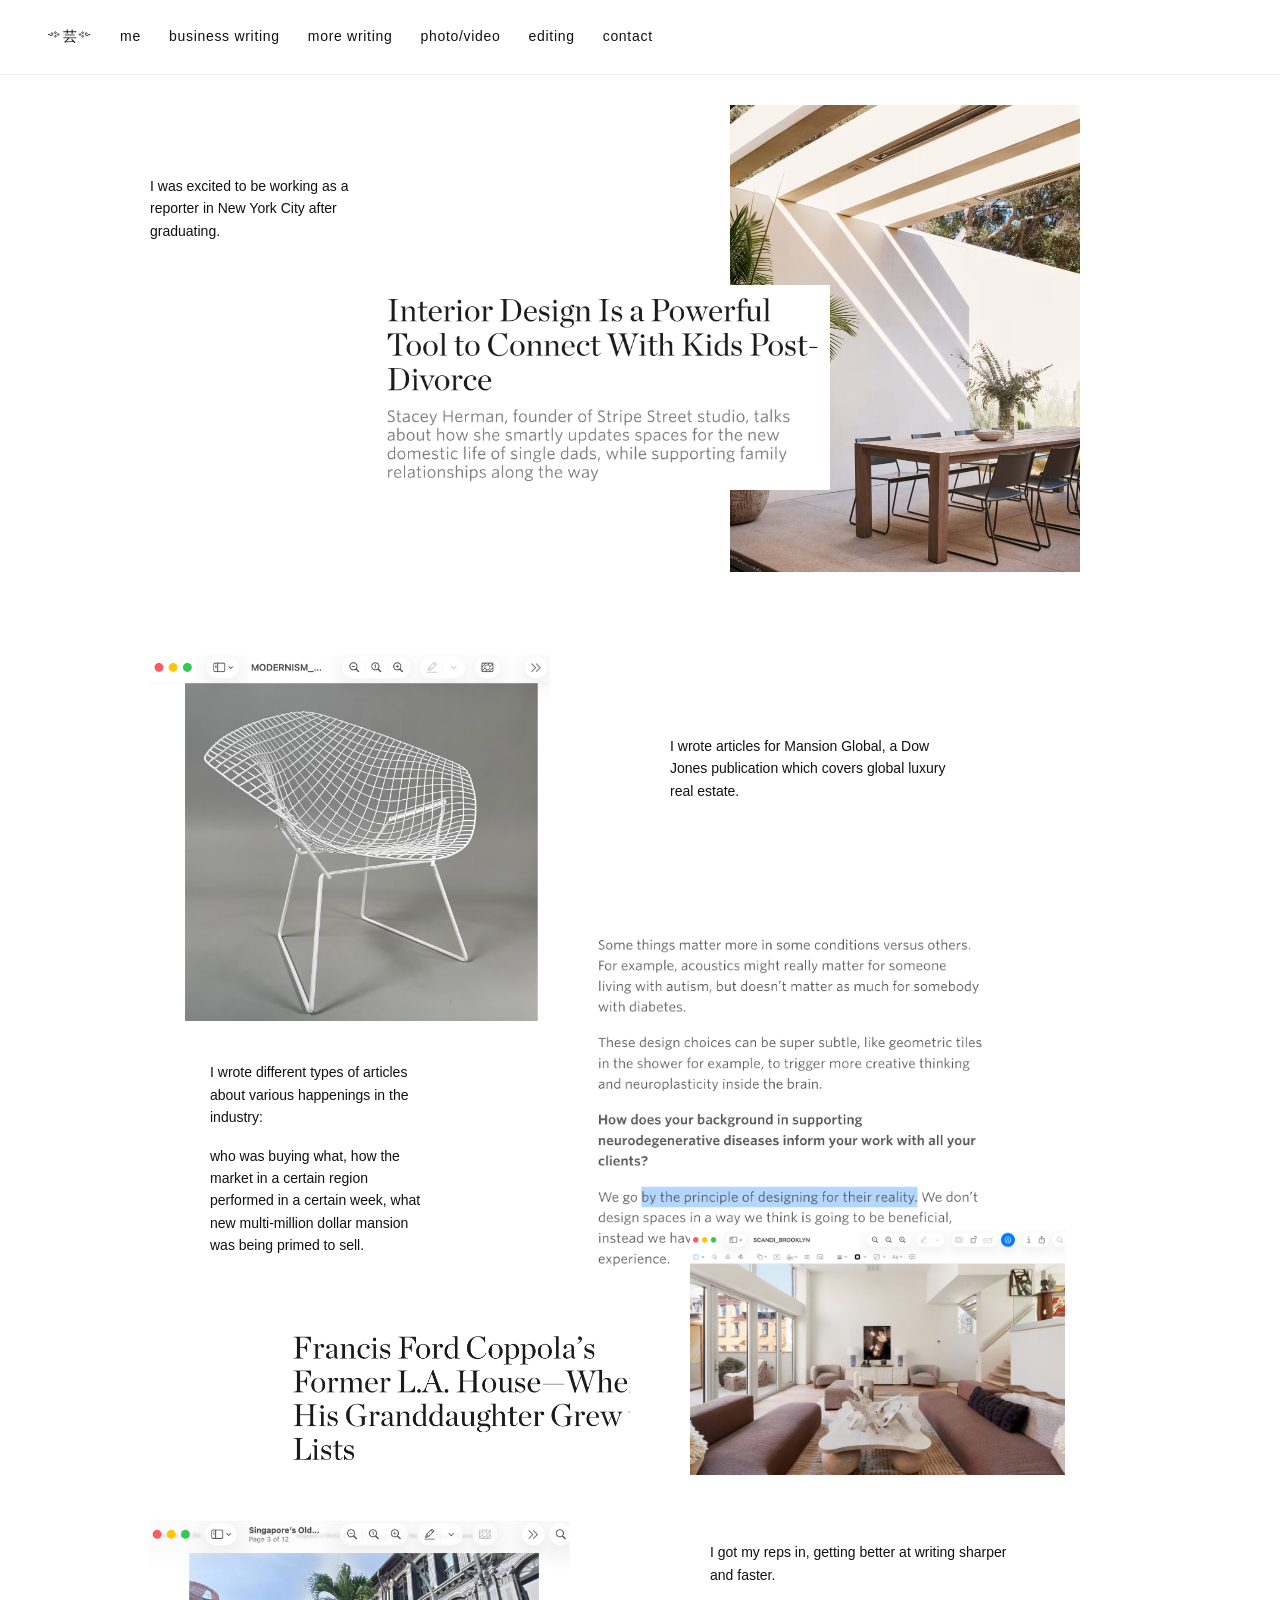
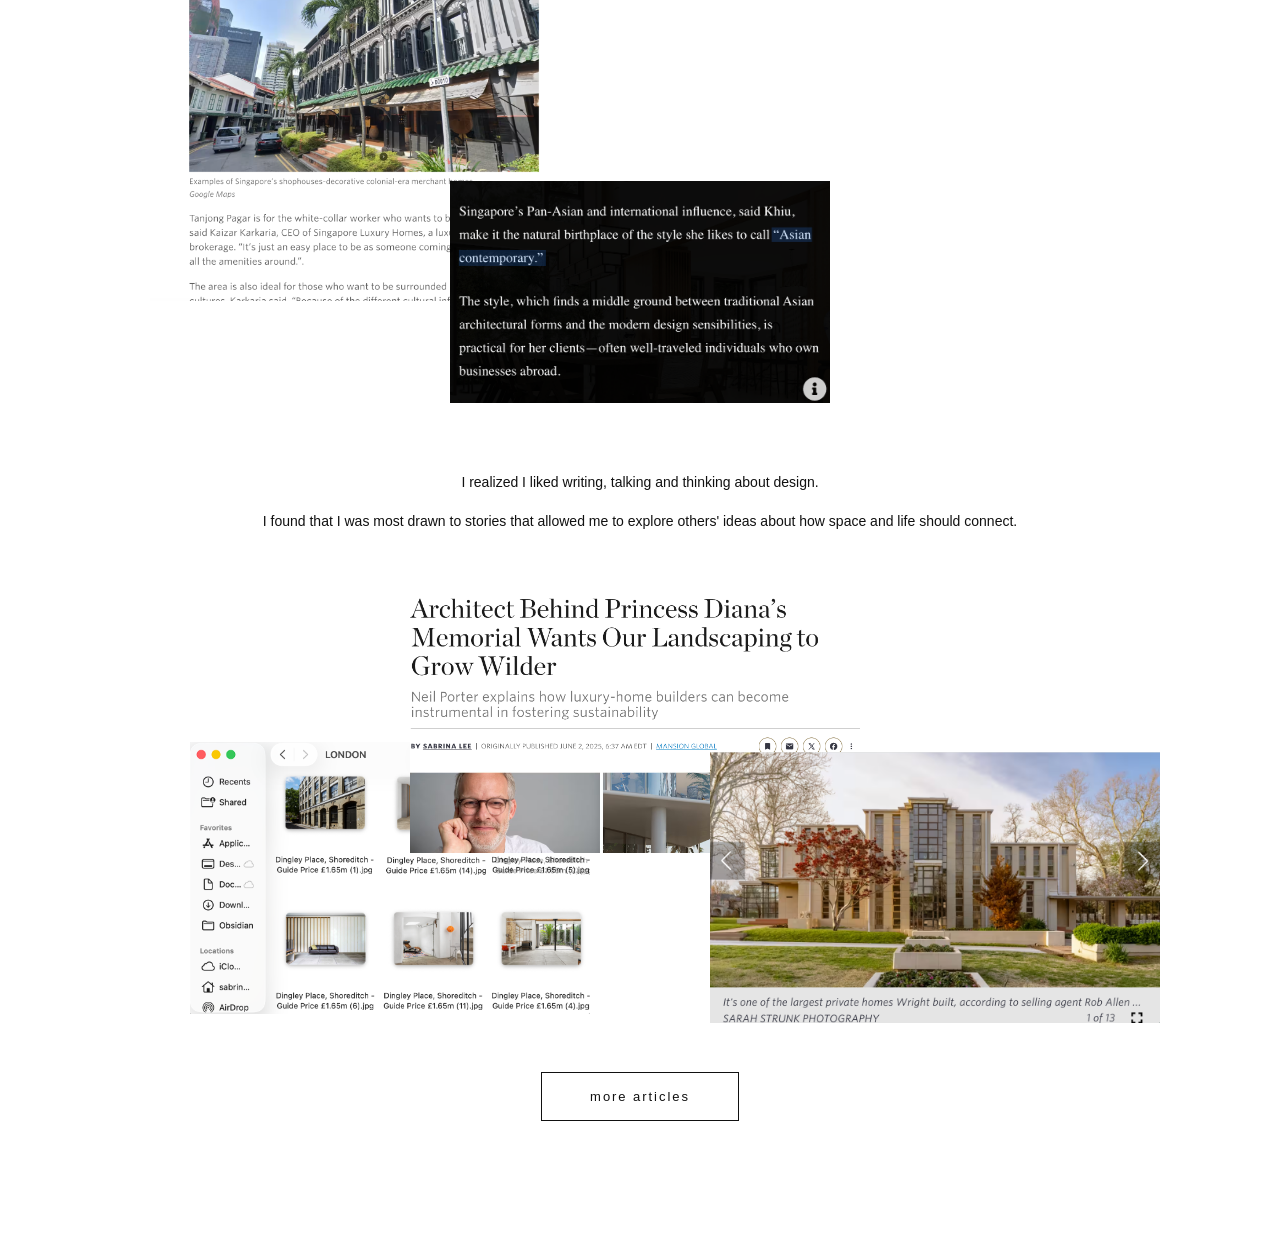
<file: business-writing.html>
<!DOCTYPE html>
<html lang="en">
<head>
  <meta charset="UTF-8">
  <meta name="viewport" content="width=device-width, initial-scale=1.0">
  <link rel="icon" href="favicon.ico">
  <link rel="stylesheet" href="css/style.css">
  <link rel="stylesheet" href="css/business-writing.css">
  <title>Business Writing — Sab's Brain Dump</title>
</head>
<body class="page">

  <div id="nav-placeholder"></div>

  <main class="bw-main">

    <!-- ============================================
         SECTION 1 — Intro: large photo right, second photo overlapping bottom left, text left
         ============================================ -->
    <section class="bw-s1">

      <div class="bw-s1-text">
        <p>I was excited to be working as a reporter in New York City after graduating.</p>
      </div>

      <div class="bw-s1-photos">
        <a href="https://www.mansionglobal.com/articles/biophilic-los-angeles-house-built-like-a-terrarium-lists-for-13-million-77683840" target="_blank">
          <img src="visual-media/business-writing/businesswriting-1.jpg" alt="Business Writing 1" class="bw-photo bw-photo-1" />
        </a>
        <a href="https://www.mansionglobal.com/articles/interior-design-is-a-powerful-tool-to-connect-with-kids-post-divorce-3f995e66" target="_blank">
          <img src="visual-media/business-writing/businesswriting-2.jpg" alt="Business Writing 2" class="bw-photo bw-photo-2" />
        </a>
      </div>

    </section>


    <!-- ============================================
         SECTION 2 — Mansion Global: photo left, text right, photos below
         ============================================ -->
    <section class="bw-s2">

      <div class="bw-s2-top">
        <a href="https://www.mansionglobal.com/articles/four-mid-century-pieces-at-palm-springs-modernism-show-a9e21433" target="_blank">
          <img src="visual-media/business-writing/businesswriting-3.jpg" alt="Business Writing 3" class="bw-photo bw-photo-3" />
        </a>
        <div class="bw-s2-text-top">
          <p>I wrote articles for Mansion Global, a Dow Jones publication which covers global luxury real estate.</p>
        </div>
      </div>

      <div class="bw-s2-bottom">
        <div class="bw-s2-text-bottom">
          <p>I wrote different types of articles about various happenings in the industry: 
          <p>who was buying what, how the market in a certain region performed in a certain week, what new multi-million dollar mansion was being primed to sell.</p>
        </div>
        <div class="bw-s2-photos-bottom">
          <a href="https://www.mansionglobal.com/articles/dont-build-a-gymbuild-an-entire-home-to-meet-your-health-goals-says-wellness-design-guru-5acf3a27" target="_blank">
            <img src="visual-media/business-writing/businesswriting-4.jpg" alt="Business Writing 4" class="bw-photo bw-photo-4" />
          </a>
          <a href="https://www.mansionglobal.com/articles/scandinavian-modern-townhouse-to-list-in-brooklyns-trendy-williamsburg-for-10-million-6159bae8" target="_blank">
            <img src="visual-media/business-writing/businesswriting-5.jpg" alt="Business Writing 5" class="bw-photo bw-photo-5" />
          </a>
          <a href="https://www.mansionglobal.com/articles/francis-ford-coppolas-former-l-a-housewhere-his-granddaughter-grew-uplists-238f2534" target="_blank">
            <img src="visual-media/business-writing/businesswriting-6.jpg" alt="Business Writing 6" class="bw-photo bw-photo-6" />
          </a>
        </div>

        </a>

    </section>


    <!-- ============================================
         SECTION 3 — Design writing: floating photos, centered text, cluster below
         ============================================ --><section class="bw-s3">

  <div class="bw-s3-top">
    <div class="bw-s3-photos-top">
      <a href="https://www.mansionglobal.com/articles/singapores-old-fishing-port-is-now-a-haven-for-business-moguls-df4a73a3" target="_blank">
        <img src="visual-media/business-writing/businesswriting-7.jpg" alt="Business Writing 7" class="bw-photo bw-photo-7" />
      </a>
      <a href="https://www.mansionglobal.com/articles/the-ultra-wealthy-in-singapore-are-taking-home-interiors-back-to-basics-db1978fd" target="_blank">
        <img src="visual-media/business-writing/businesswriting-8.jpg" alt="Business Writing 8" class="bw-photo bw-photo-8" />
      </a>
    </div>
    <div class="bw-s3-text-right">
      <p>I got my reps in, getting better at writing sharper and faster.</p>
    </div>
  </div>

  <div class="bw-s3-middle">
    <p class="bw-s3-center-text">I realized I liked writing, talking and thinking about design.</p>
    <p>I found that I was most drawn to stories that allowed me to explore others' ideas about how space and life should connect.</p>
  </div>

  <div class="bw-s3-cluster">
    <a href="https://www.mansionglobal.com/articles/killing-eve-fleabag-london-film-location-selling-5668bcd1" target="_blank">
      <img src="visual-media/business-writing/businesswriting-9.jpg" alt="Business Writing 9" class="bw-photo bw-photo-9" />
    </a>
    <a href="https://www.mansionglobal.com/articles/architect-behind-princess-dianas-memorial-wants-our-landscaping-to-grow-wilder-8600eb19" target="_blank">
      <img src="visual-media/business-writing/businesswriting-10.jpg" alt="Business Writing 10" class="bw-photo bw-photo-10" />
    </a>
    <a href="https://www.mansionglobal.com/articles/frank-lloyd-wright-house-in-oklahoma-back-up-for-sale-asking-3-5-million-039c99d4" target="_blank">
      <img src="visual-media/business-writing/businesswriting-11.jpg" alt="Business Writing 11" class="bw-photo bw-photo-11" />
    </a>
  </div>

</section>
    <!-- ============================================
         MORE ARTICLES LINK
         ============================================ -->
    <div class="bw-more">
      <a href="https://muckrack.com/sabrina-lee-3/articles" target="_blank" class="bw-more-link">
        more articles
      </a>
    </div>

  </main>

  <script src="js/script.js"></script>
</body>
</html>
</file>
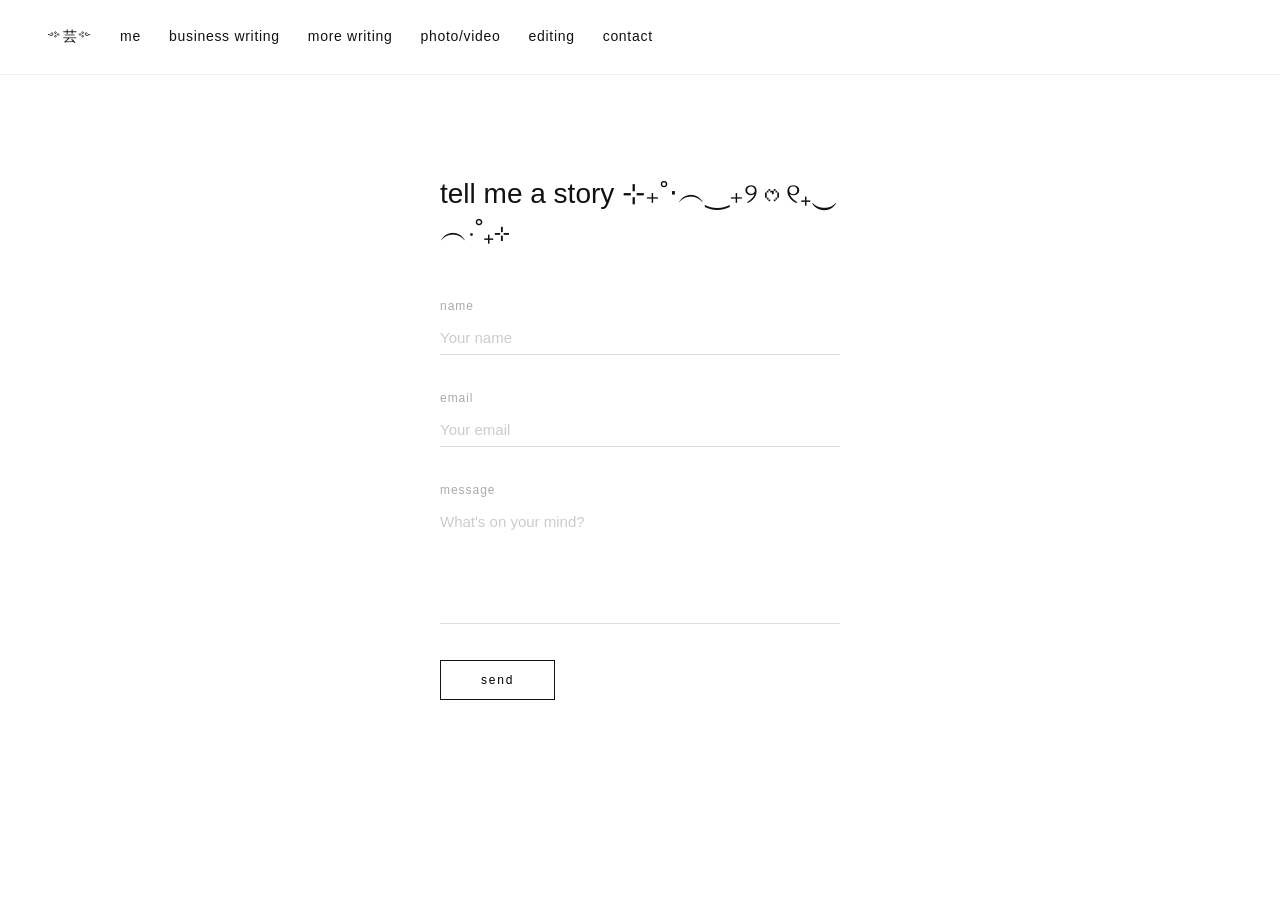
<file: contact.html>
<!DOCTYPE html>
<html lang="en">
<head>
  <meta charset="UTF-8">
  <meta name="viewport" content="width=device-width, initial-scale=1.0">
  <link rel="icon" href="favicon.ico">
  <link rel="stylesheet" href="css/style.css">
  <link rel="stylesheet" href="css/contact.css">
  <title>Contact — Sab's Brain Dump</title>
</head>
<body class="page">

<div id="nav-placeholder"></div>

  <main>
    <section class="contact-section">
      <p class="contact-subtext">tell me a story ⊹₊˚‧︵‿₊୨ᰔ୧₊‿︵‧˚₊⊹
        
      </p>
      <form class="contact-form" action="https://formspree.io/f/your-form-id" method="POST">
        <div class="form-group">
          <label for="name">Name</label>
          <input type="text" id="name" name="name" placeholder="Your name" required />
        </div>
        <div class="form-group">
          <label for="email">Email</label>
          <input type="email" id="email" name="email" placeholder="Your email" required />
        </div>
        <div class="form-group">
          <label for="message">Message</label>
          <textarea id="message" name="message" rows="6" placeholder="What's on your mind?" required></textarea>
        </div>
        <button type="submit" class="submit-button">Send</button>
      </form>
    </section>
  </main>

  
<script src="js/script.js"></script>
</body>
</html>
</file>
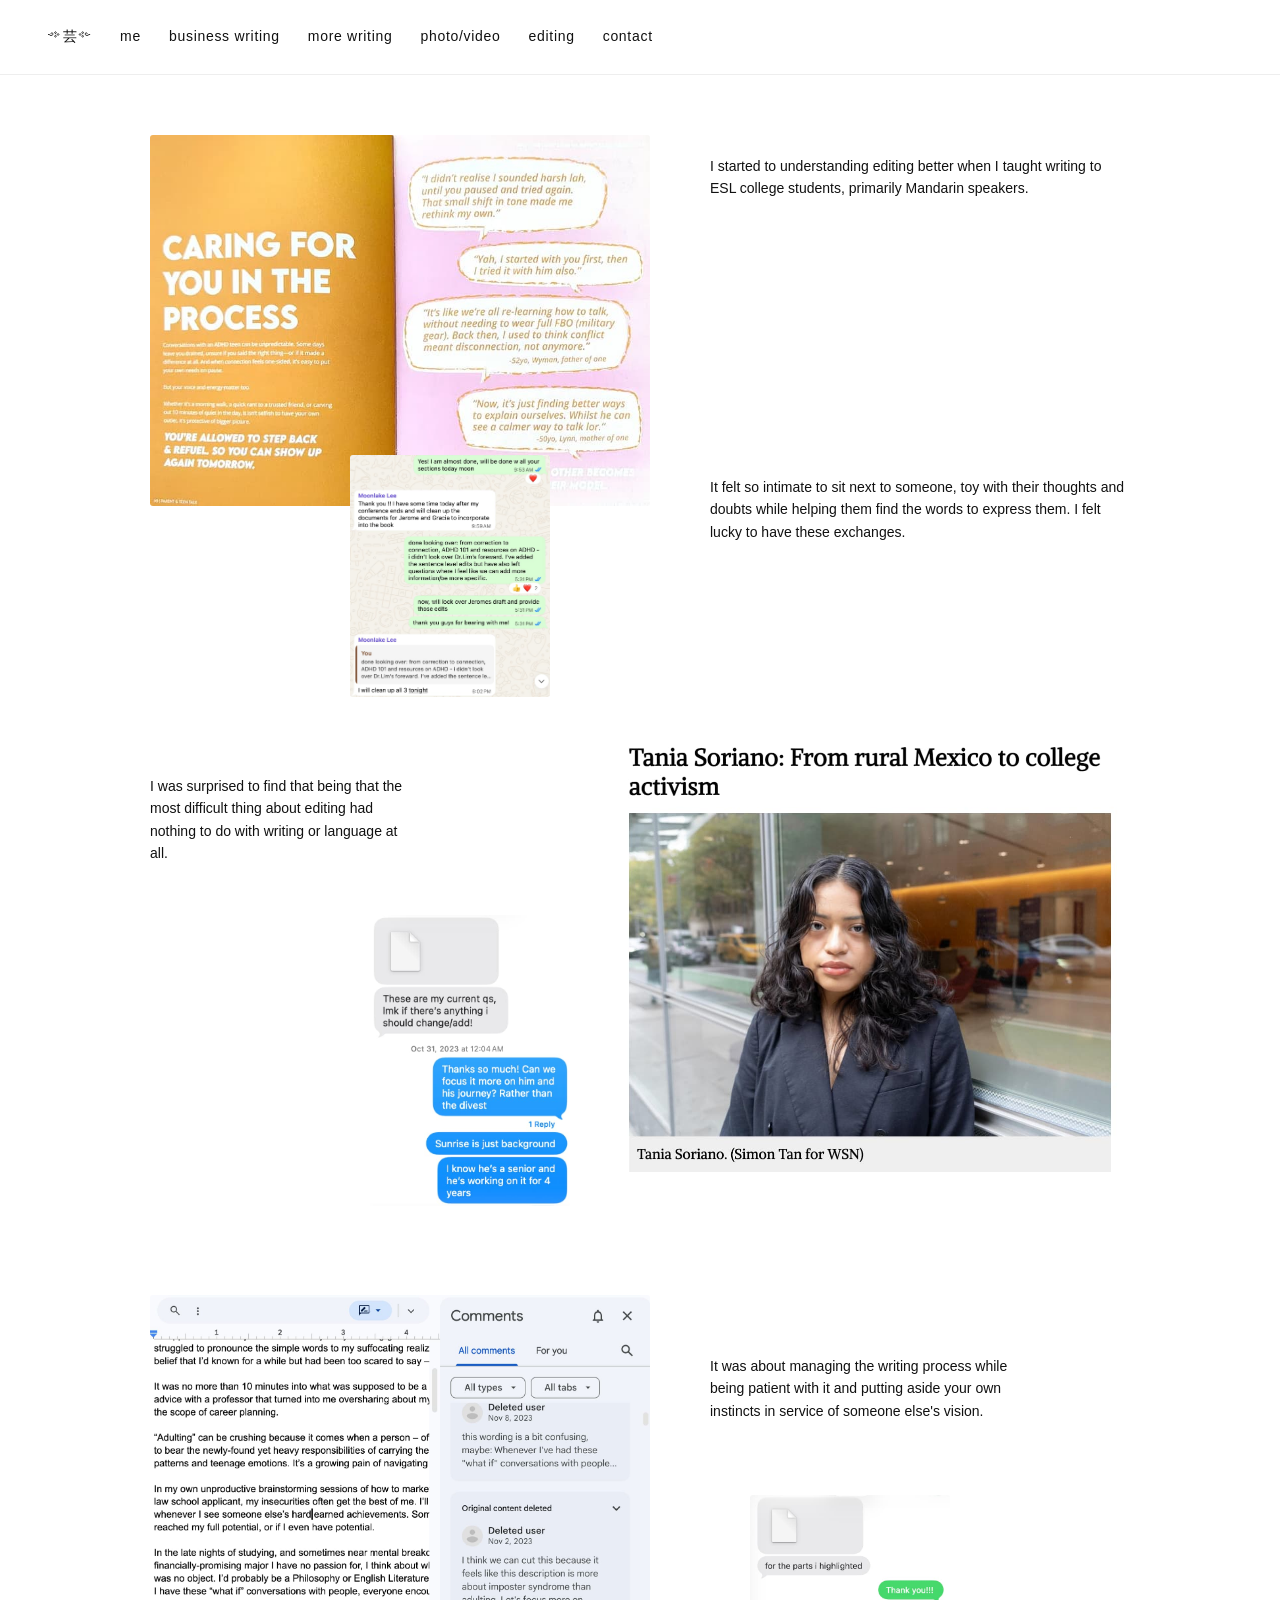
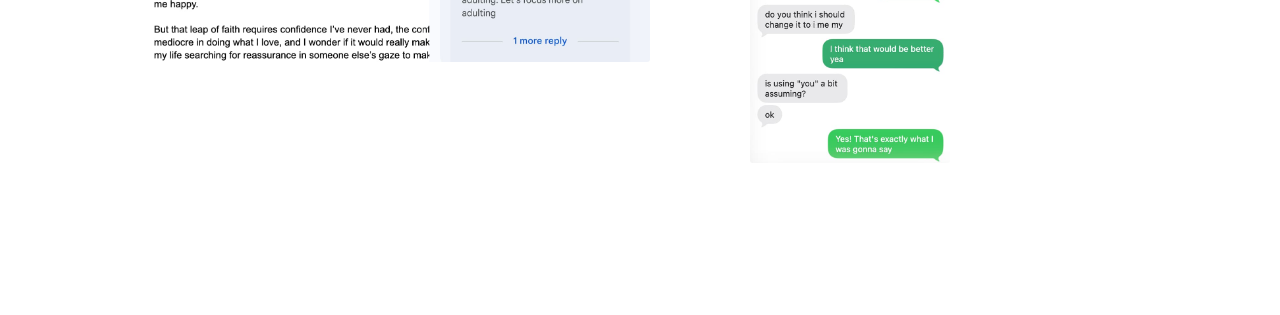
<file: editing.html>
<!DOCTYPE html>
<html lang="en">
<head>
  <meta charset="UTF-8">
  <meta name="viewport" content="width=device-width, initial-scale=1.0">
  <link rel="icon" href="favicon.ico">
  <link rel="stylesheet" href="css/style.css">
  <link rel="stylesheet" href="css/editing.css">
  <title>Editing — Sab's Brain Dump</title>
</head>
<body class="page">

  <div id="nav-placeholder"></div>

  <main class="ed-main">

    <section class="ed-s1">
      <div class="ed-s1-photos">
        <a href="https://medium.com/@sabrinaa.lee/parent-first-adhd-later-9e46722f011e" target="_blank">
          <img src="visual-media/editing/editing-1.jpg" alt="Editing 1" class="ed-photo-1" />
        </a>
        <img src="visual-media/editing/editing-2.jpg" alt="Editing 2" class="ed-photo-2" />
      </div>
      <div class="ed-s1-text">
        <p class="ed-s1-text-top">I started to understanding editing better when I taught writing to ESL college students, primarily Mandarin speakers.</p>
        <p class="ed-s1-text-bottom">It felt so intimate to sit next to someone, toy with their thoughts and doubts while helping them find the words to express them. I felt lucky to have these exchanges.</p>
      </div>
    </section>

    <section class="ed-s2">
      <div class="ed-s2-text">
        <p>I was surprised to find that being that the most difficult thing about editing had nothing to do with writing or language at all.</p>
      </div>
      <div class="ed-s2-photos">
        <a href="https://nyunews.com/culture/iequity/2023/12/14/climate-activism/" target="_blank">
          <img src="visual-media/editing/editing-3.jpg" alt="Editing 3" class="ed-photo-3" />
        </a>
        <img src="visual-media/editing/editing-4.jpg" alt="Editing 4" class="ed-photo-4" />
      </div>
    </section>

    <section class="ed-s3">
      <div class="ed-s3-photos">
        <a href="https://nyunews.com/culture/iequity/2023/12/12/international-students-adulting/" target="_blank">
          <img src="visual-media/editing/editing-5.jpg" alt="Editing 5" class="ed-photo-5" />
        </a>
        <img src="visual-media/editing/editing-6.jpg" alt="Editing 6" class="ed-photo-6" />
      </div>
      <div class="ed-s3-text">
        <p>It was about managing the writing process while being patient with it and putting aside your own instincts in service of someone else's vision.</p>
      </div>
    </section>

  </main>

  <script src="js/script.js"></script>
</body>
</html>
</file>
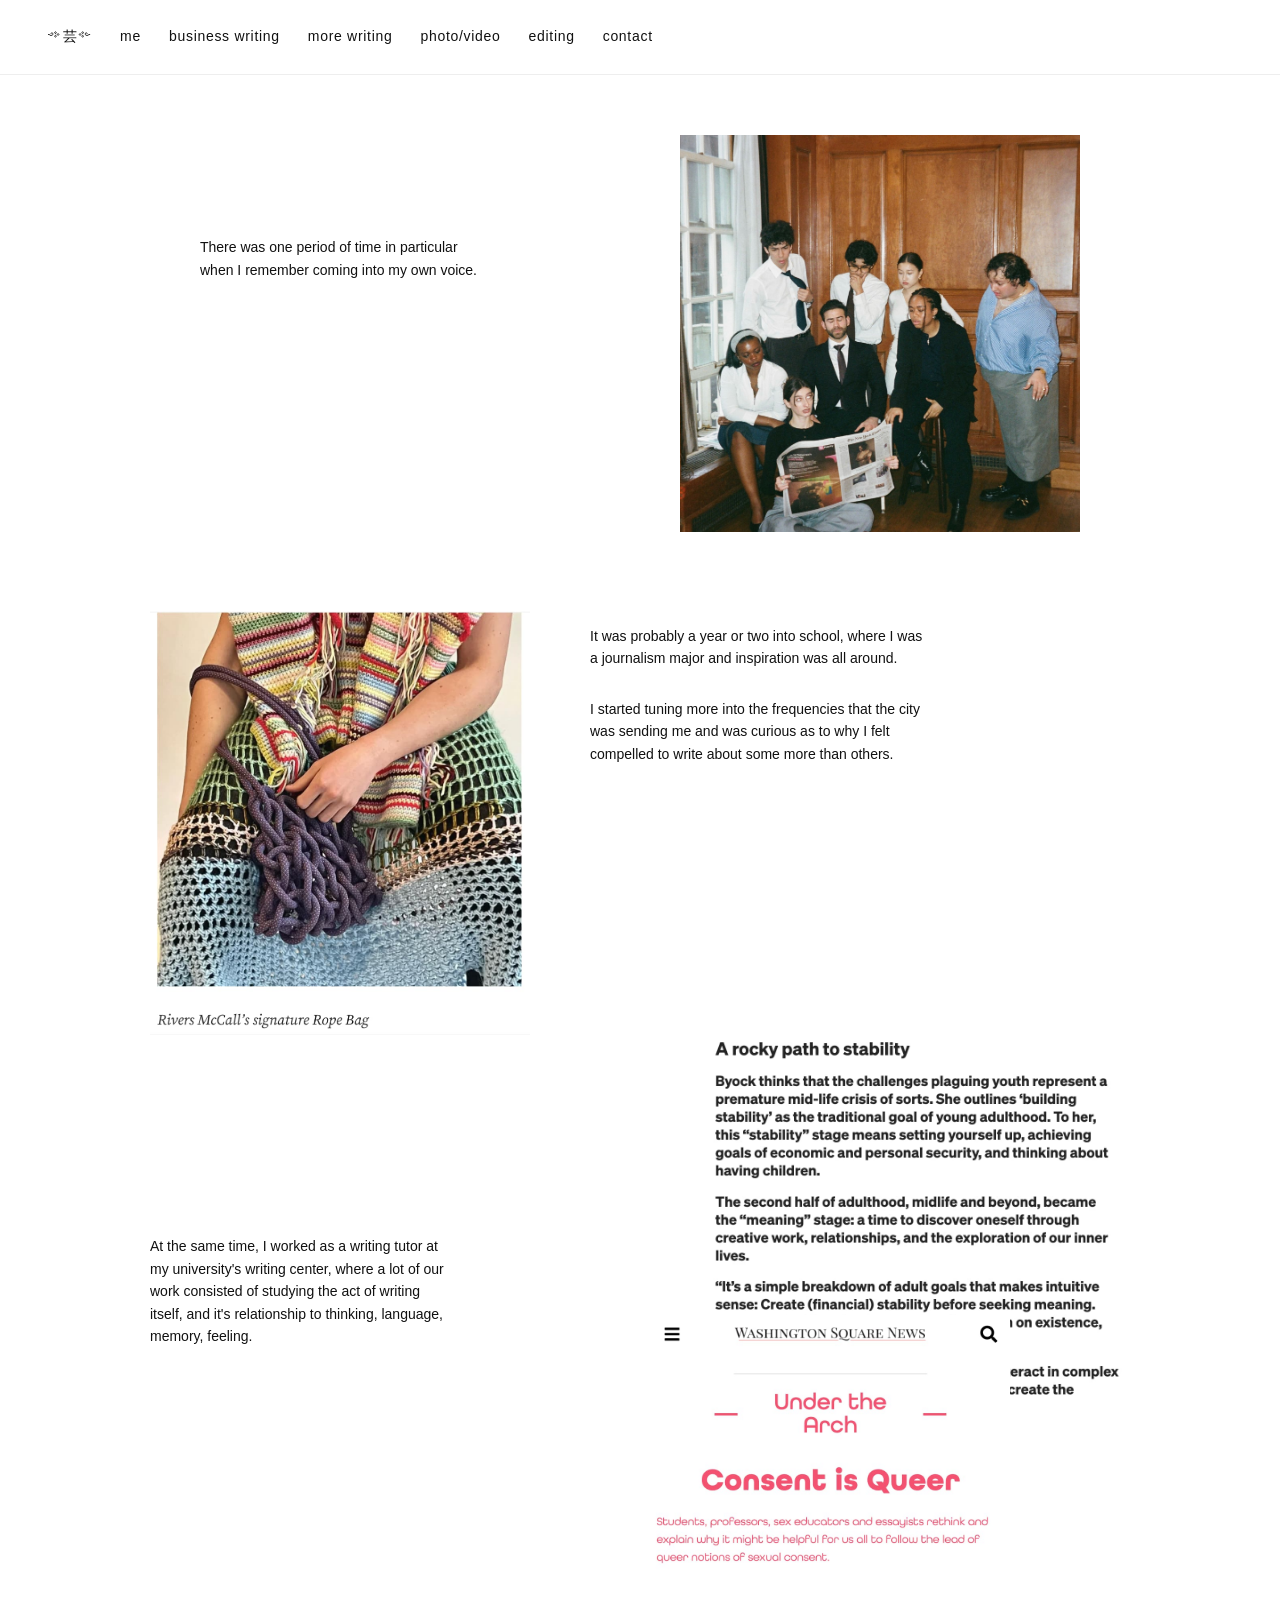
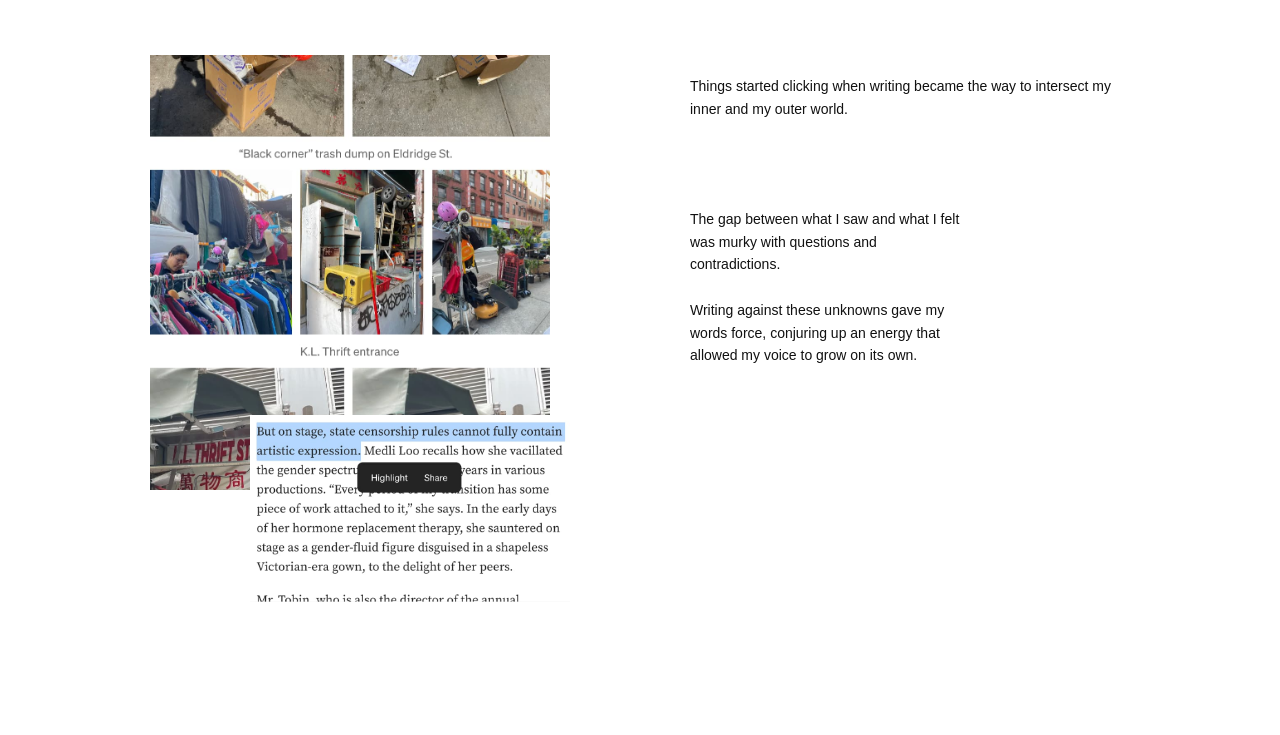
<file: more-writing.html>
<!DOCTYPE html>
<html lang="en">
<head>
  <meta charset="UTF-8">
  <meta name="viewport" content="width=device-width, initial-scale=1.0">
  <link rel="icon" href="favicon.ico">
  <link rel="stylesheet" href="css/style.css">
  <link rel="stylesheet" href="css/more-writing.css">
  <title>More Writing — Sab's Brain Dump</title>
</head>
<body class="page">

  <div id="nav-placeholder"></div>

  <main class="mw-main">

    <!-- ============================================
         SECTION 1 — Intro: large photo right, text bottom left
         ============================================ -->
    <section class="mw-s1">

      <div class="mw-s1-text">
        <p>There was one period of time in particular when I remember coming into my own voice. </p>
      </div>

      <a href="https://www.onlychildmag.com/article/diversity-equity-inclusion" target="_blank">
        <img src="visual-media/more-writing/morewriting-1.jpg" alt="More Writing 1" class="mw-photo mw-photo-1" />
      </a>

    </section>


    <!-- ============================================
         SECTION 2 — Writing center: photo left, three sentences right
         ============================================ -->
    <section class="mw-s2">

      <a href="https://medium.com/@sabrinaa.lee/knitwear-is-more-than-a-trend-its-a-mindset-76c2110fedcc?source=user_profile_page---------17-------------c767b219abe6----------------------" target="_blank">
        <img src="visual-media/more-writing/morewriting-2.jpg" alt="More Writing 2" class="mw-photo mw-photo-2" />
      </a>

      <div class="mw-s2-text">
        <p>It was probably a year or two into school, where I was a journalism major and inspiration was all around. </p>
        <p>I started tuning more into the frequencies that the city was sending me and was curious as to why I felt compelled to write about some more than others. </p>
      </div>

    </section>


    <!-- ============================================
         SECTION 3 — New York writing: overlapping photos, text left
         ============================================ -->
    <section class="mw-s3">

      <div class="mw-s3-left">
        <div class="mw-s3-text">
          <p>At the same time, I worked as a writing tutor at my university's writing center, where a lot of our work consisted of studying the act of writing itself, and it's relationship to thinking, language, memory, feeling.</p>
        </div>
      </div>

      <div class="mw-s3-photos">
        <a href="https://medium.com/@sabrinaa.lee/a-premature-mid-life-crisis-a60de8b41610" target="_blank">
          <img src="visual-media/more-writing/morewriting-3.jpg" alt="More Writing 3" class="mw-photo mw-photo-3" />
        </a>
        <a href="https://nyunews.com/under-the-arch/2023/02/24/consent-is-queer/" target="_blank">
          <img src="visual-media/more-writing/morewriting-4.jpg" alt="More Writing 4" class="mw-photo mw-photo-4" />
        </a>
      </div>

    </section>


    <!-- ============================================
         SECTION 4 — Body & truth: photo left, text right, photo underlapping
         ============================================ -->
    <section class="mw-s4">

      <div class="mw-s4-photos">
        <a href="https://medium.com/@sabrinaa.lee/an-offbeat-chinatown-thrift-store-and-its-ecosystem-form-a-micro-circular-economy-189ea8a079bd" target="_blank">
          <img src="visual-media/more-writing/morewriting-5.jpg" alt="More Writing 5" class="mw-photo mw-photo-5" />
        </a>
        <a href="https://medium.com/@sabrinaa.lee/the-young-artists-at-the-forefront-of-singapores-lgbtq-rights-movement-89ac1bcc5e32" target="_blank">
          <img src="visual-media/more-writing/morewriting-6.jpg" alt="More Writing 6" class="mw-photo mw-photo-6" />
        </a>
      </div>

      <div class="mw-s4-right">
        <div class="mw-s4-text">
          <p>Things started clicking when writing became the way to intersect my inner and my outer world.</p>
        </div>
        <div class="mw-s4-closing">
          <p>The gap between what I saw and what I felt was murky with questions and contradictions.</p>
          <p>Writing against these unknowns gave my words force, conjuring up an energy that allowed my voice to grow on its own. </p>

      </div>

    </section>

  </main>

  <script src="js/script.js"></script>
</body>
</html>
</file>
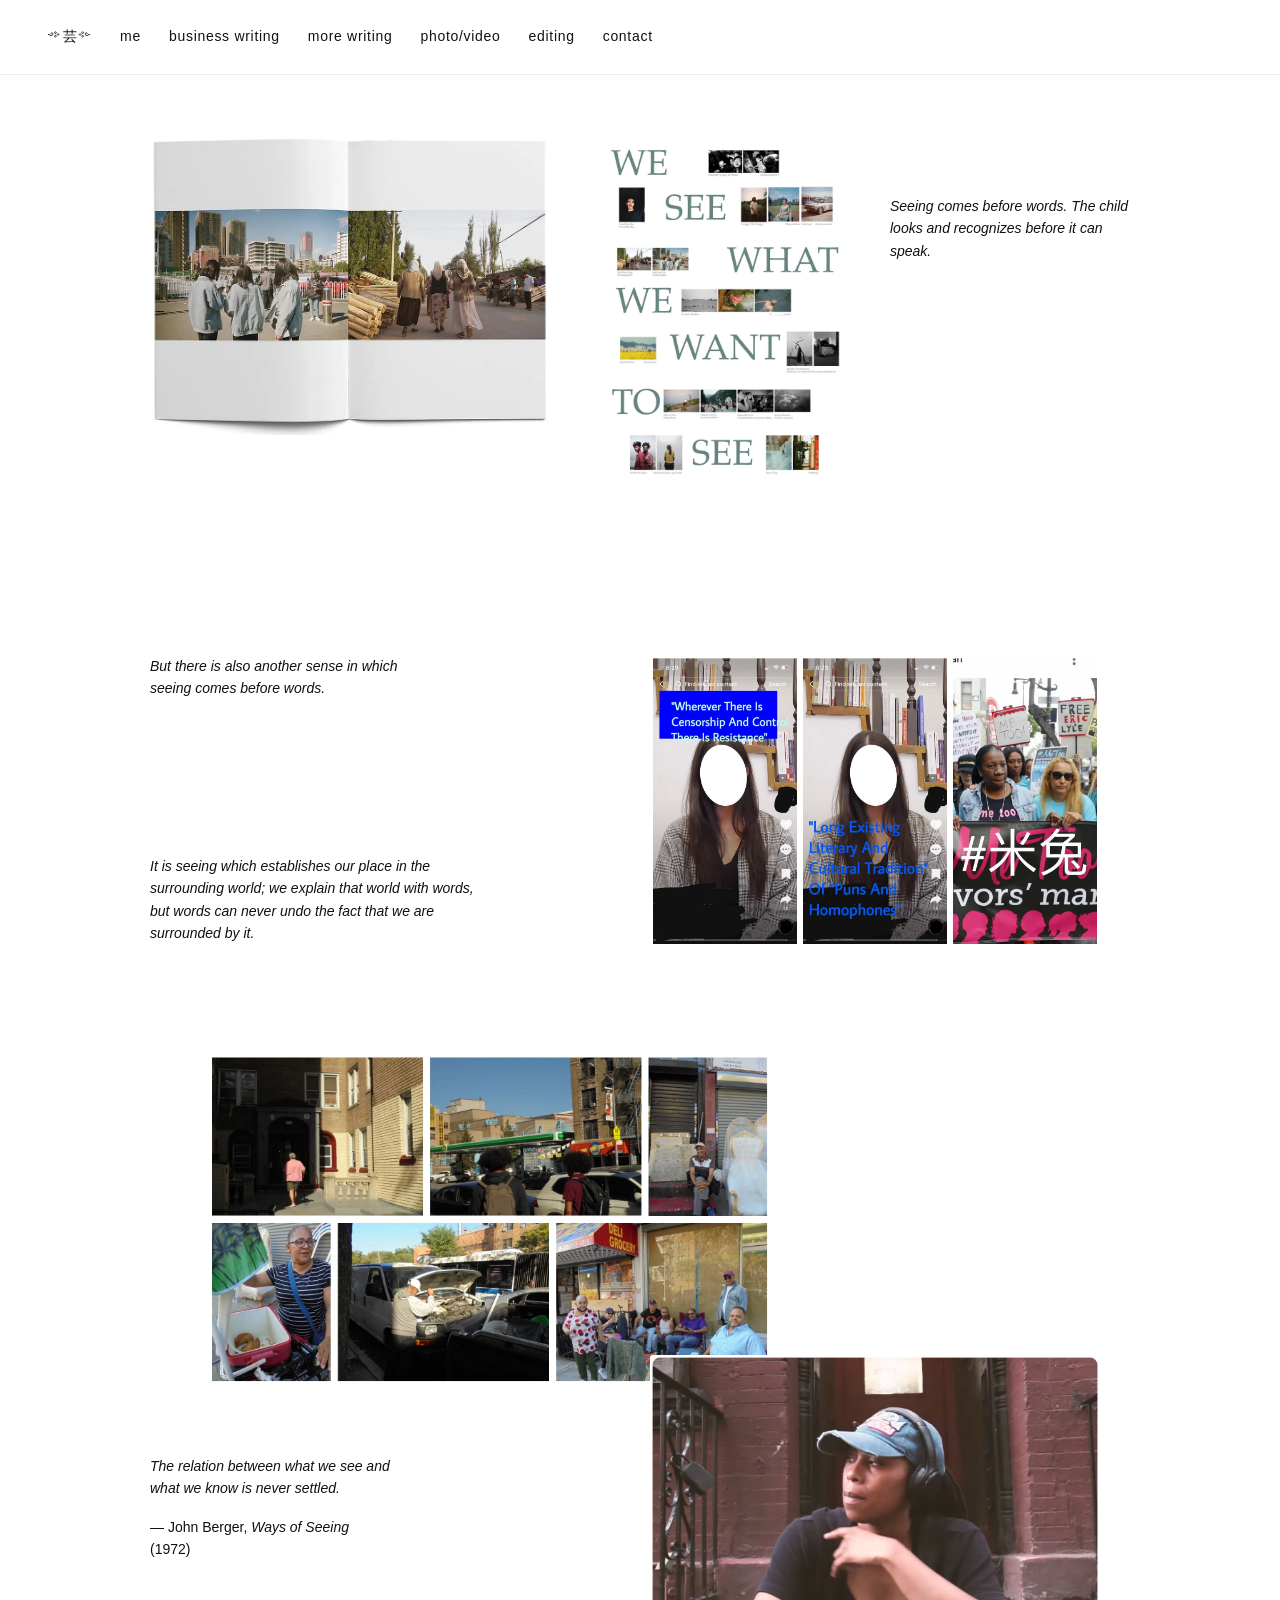
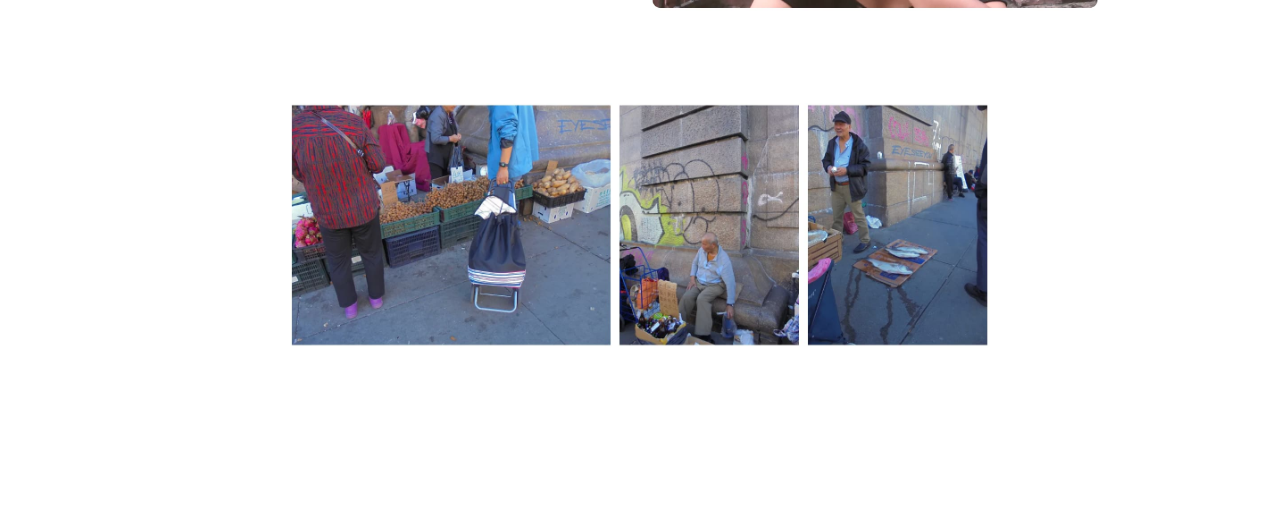
<file: visual-multimedia.html>
<!DOCTYPE html>
<html lang="en">
<head>
  <meta charset="UTF-8">
  <meta name="viewport" content="width=device-width, initial-scale=1.0">
  <link rel="icon" href="favicon.ico">
  <link rel="stylesheet" href="css/style.css">
  <link rel="stylesheet" href="css/visual-multimedia.css">
  <title>Visual & Multimedia — Sab's Brain Dump</title>
</head>
<body class="page">

  <div id="nav-placeholder"></div>

  <main class="vm-main">

    <section class="vm-s1">
      <div class="vm-s1-photos">
        <a href="https://medium.com/@sabrinaa.lee/photography-feature-in-your-local-newsstand-9ba66f408860" target="_blank">
          <img src="visual-media/visual-multimedia/multimedia-1.jpg" alt="Multimedia 1" class="vm-photo-1" />
        </a>
        <img src="visual-media/visual-multimedia/multimedia-2.jpg" alt="Multimedia 2" class="vm-photo-2" />
      </div>
      <div class="vm-s1-text">
        <p class="vm-quote">Seeing comes before words. The child looks and recognizes before it can speak.</p>
      </div>
    </section>

    <section class="vm-s2">
      <div class="vm-s2-text">
        <p class="vm-quote">But there is also another sense in which seeing comes before words.</p>
      </div>
      <a href="https://medium.com/@sabrinaa.lee/rest-of-world-reel-storyboard-6fcad38aac28" target="_blank">
        <img src="visual-media/visual-multimedia/multimedia-3.jpg" alt="Multimedia 3" class="vm-photo-3" />
      </a>
    </section>

    <section class="vm-s3">
      <div class="vm-s3-top-text">
        <p class="vm-quote">It is seeing which establishes our place in the surrounding world; we explain that world with words, but words can never undo the fact that we are surrounded by it.</p>
      </div>
      <div class="vm-s3-photos">
        <a href="https://medium.com/@sabrinaa.lee/the-start-of-october-on-amsterdam-avenue-617a7e759a74" target="_blank">
          <img src="visual-media/visual-multimedia/multimedia-4.jpg" alt="Multimedia 4" class="vm-photo-4" />
        </a>
        <a href="https://www.youtube.com/watch?v=2RTDdzd1-Gw&t=1s&ab_channel=SabrinaLee" target="_blank">
          <img src="visual-media/visual-multimedia/multimedia-5.jpg" alt="Multimedia 5" class="vm-photo-5" />
        </a>
      </div>
      <div class="vm-s3-side-text">
        <p class="vm-quote">The relation between what we see and what we know is never settled.</p>
        <p class="vm-citation">— John Berger, <em>Ways of Seeing</em> (1972)</p>
      </div>
    </section>

    <section class="vm-s4">
      <a href="https://medium.com/@sabrinaa.lee/fujianese-east-broadway-mall-in-ownership-transition-16de837562e8" target="_blank">
        <img src="visual-media/visual-multimedia/multimedia-6.jpg" alt="Multimedia 6" class="vm-photo-6" />
      </a>
    </section>

  </main>

  <script src="js/script.js"></script>
</body>
</html>
</file>
<file: css/style.css>
/*
/* ============================================
   BASE — applies to every page
   ============================================ */

* {
  margin: 0;
  padding: 0;
  box-sizing: border-box;
}

body {
  background-color: white;
  font-family: sans-serif;
  color: #111;
}


/* ============================================
   SPLASH PAGE
   ============================================ */

body.splash {
  height: 100vh;
  overflow: hidden;
}

/* The video fills the whole screen like wallpaper */
body.splash video {
  position: fixed;
  top: 0;
  left: 0;
  width: 100%;
  height: 100%;
  object-fit: cover;
  z-index: 0;
}

/* A dark layer sits on top of the video to make text readable */
body.splash::after {
  content: '';
  position: fixed;
  inset: 0;
  background: rgba(0, 0, 0, 0.4);
  z-index: 1;
}

/* The title and button float above everything */
.splash-content {
  position: fixed;
  inset: 0;
  z-index: 2;
  display: flex;
  flex-direction: column;
  align-items: center;
  justify-content: center;
  color: white;
  text-align: center;
  gap: 32px;
}

.splash-content h1 {
  font-size: 5rem;
  line-height: 1.1;
  font-weight: normal;
}

.enter-button {
  display: inline-block;
  padding: 14px 40px;
  border: 1px solid white;
  color: white;
  text-decoration: none;
  letter-spacing: 0.2em;
  text-transform: uppercase;
  font-size: 0.8rem;
  transition: background 0.3s, color 0.3s;
}

.enter-button:hover {
  background: white;
  color: black;
}

/* ============================================
   SPLASH LOCATION TAG
   ============================================ */

.splash-location {
  position: fixed;
  top: 40px;
  right: 48px;
  z-index: 2;
  color: white;
  font-size: 15px;
  letter-spacing: 0.05em;
  display: flex;
  align-items: center;
  gap: 8px;
}

.location-dot {
  width: 7px;
  height: 7px;
  border-radius: 50%;
  background: white;
  display: inline-block;
}

body.page nav {
  padding: 28px 48px;
  display: flex;
  gap: 28px;
  border-bottom: 1px solid #eee;
}

body.page nav a {
  color: #111;
  text-decoration: none;
  font-size: 14px;
  letter-spacing: 0.05em;
}

body.page nav a:hover {
  text-decoration: underline;
}
</file>
<file: css/business-writing.css>
/* ============================================
   BUSINESS WRITING PAGE
   ============================================ */

.bw-main {
  max-width: 1100px;
  margin: 60px auto;
  padding: 0 60px;
}

.bw-main p {
  font-size: 14px;
  line-height: 1.6;
  color: #111;
  margin-bottom: 16px;
}

/* ============================================
   BROWSER SCREENSHOT STYLE
   applies to every image on this page
   ============================================ */

.bw-photo {
  display: block;
}



/* ============================================
   SECTION 1 — Intro
   ============================================ */

.bw-s1 {
  display: flex;
  align-items: flex-start;
  gap: 60px;
  margin-bottom: 0px;
  min-height: 520px;
}

.bw-s1-text {
  width: 240px;
  flex-shrink: 0;
  padding-top: 40px;
}

.bw-s1-photos {
  position: relative;
  flex: 1;
  height: 500px;
}

.bw-photo-1 {
  position: absolute;
  width: 350px;
  top: -30px;
  right: 50px;
  z-index: 1;
}

.bw-photo-2 {
  position: absolute;
  width: 450px;
  top: 150px;
  right: 300px;
  z-index: 2;
}


/* ============================================
   SECTION 2 — Mansion Global
   ============================================ */

.bw-s2 {
  margin-bottom: 60px;
}

.bw-s2-top {
  display: flex;
  align-items: flex-start;
  gap: 60px;
  margin-bottom: 60px;
}

.bw-photo-3 {
  width: 400px;
  left: 150px;
  flex-shrink: 0;
}

.bw-s2-text-top {
  padding-top: 80px;
  padding-left: 60px;
  max-width: 340px;
}

.bw-s2-bottom {
  display: flex;
  align-items: flex-start;
  gap: 60px;
  margin-top: -100px;
}

.bw-s2-text-bottom {
  width: 280px;
  flex-shrink: 0;
  padding-top: 80px;
  padding-left: 60px;
}

.bw-s2-photos-bottom {
  position: relative;
  flex: 1;
  height: 680px;
}

.bw-photo-4 {
  position: absolute;
  width: 400px;
  top: -50px;
  left: 100px;
  z-index: 1;
}

.bw-photo-5 {
  position: absolute;
  width: 375px;
  top: 250px;
  left: 200px;
  z-index: 2;
}

.bw-photo-6 {
  position: absolute;
  width: 340px;
  top: 350px;
  left: -200px;
  z-index: 3;
}


/* ============================================
   SECTION 3 — Design writing
   ============================================ */

.bw-s3 {
  margin-top: -200px;
  margin-bottom: 100px;
}

.bw-s3-top {
  display: flex;
  align-items: flex-start;
  gap: 60px;
  margin-bottom: 60px;
}

.bw-s3-photos-top {
  position: relative;
  width: 500px;
  height: 400px;
  flex-shrink: 0;
}

.bw-photo-7 {
  position: absolute;
  width: 420px;
  top: 0;
  left: 0;
  z-index: 1;
}

.bw-photo-8 {
  position: absolute;
  width: 380px;
  top: 260px;
  left: 300px;
  z-index: 2;
}

.bw-s3-text-right {
  padding-top: 20px;
  max-width: 300px;
}

.bw-s3-text-right p {
  margin-bottom: 24px;
}

.bw-s3-middle {
  text-align: center;
  margin-bottom: 60px;
  margin-top: 150px;
}

.bw-s3-center-text {

  font-size: 14px;
  color: #111;
}

.bw-s3-cluster {
  position: relative;
  height: 680px;
  margin-top: -300px;
}

.bw-photo-9 {
  position: absolute;
  width: 400px;
  top: 450px;
  left: 40px;
  z-index: 1;
}

.bw-photo-10 {
  position: absolute;
  width: 450px;
  top: 300px;
  left: 260px;
  z-index: 2;
}

.bw-photo-11 {
  position: absolute;
  width: 450px;
  top: 460px;
  left: 560px;
  z-index: 3;
}


/* ============================================
   MORE ARTICLES LINK
   ============================================ */

.bw-more {
  display: flex;
  justify-content: center;
  margin: 60px 0 120px;
}

.bw-more-link {
  display: inline-block;
  padding: 16px 48px;
  border: 1px solid #111;
  color: #111;
  text-decoration: none;
  font-size: 13px;
  letter-spacing: 0.15em;
  text-transform: lowercase;
  transition: background 0.3s, color 0.3s;
}

.bw-more-link:hover {
  background: #111;
  color: white;
}
</file>
<file: css/contact.css>
/* ============================================
   CONTACT PAGE
   ============================================ */

.contact-section {
  max-width: 480px;
  margin: 100px auto;
  padding: 0 40px;
}

.contact-subtext {
  font-size: 28px;
  font-weight: normal;
  color: #111;
  margin-bottom: 48px;
}

.contact-form {
  display: flex;
  flex-direction: column;
  gap: 36px;
}

.form-group {
  display: flex;
  flex-direction: column;
  gap: 8px;
}

.form-group label {
  font-size: 12px;
  letter-spacing: 0.08em;
  color: #aaa;
  text-transform: lowercase;
}

.form-group input,
.form-group textarea {
  border: none;
  border-bottom: 1px solid #ddd;
  padding: 8px 0;
  font-size: 15px;
  font-family: sans-serif;
  color: #111;
  outline: none;
  background: transparent;
}

.form-group input:focus,
.form-group textarea:focus {
  border-bottom: 1px solid #111;
}

.form-group input::placeholder,
.form-group textarea::placeholder {
  color: #ccc;
}

.form-group textarea {
  resize: none;
}

.submit-button {
  align-self: flex-start;
  background: none;
  border: 1px solid #111;
  padding: 12px 40px;
  font-size: 12px;
  letter-spacing: 0.15em;
  text-transform: lowercase;
  cursor: pointer;
  transition: background 0.3s, color 0.3s;
  font-family: sans-serif;
}

.submit-button:hover {
  background: #111;
  color: white;
}
</file>
<file: css/editing.css>
/* ============================================
   EDITING PAGE
   ============================================ */

.ed-main {
  max-width: 1100px;
  margin: 60px auto;
  padding: 0 60px;
}

.ed-main p {
  font-size: 14px;
  line-height: 1.6;
  color: #111;
  margin-bottom: 16px;
}


/* ============================================
   SECTION 1 — Intro
   ============================================ */

.ed-s1 {
  display: flex;
  align-items: flex-start;
  gap: 60px;
  margin-bottom: 0px;
  min-height: 600px;
}

.ed-s1-photos {
  position: relative;
  width: 500px;
  height: 580px;
  flex-shrink: 0;
}

.ed-photo-1 {
  position: absolute;
  width: 500px;
  top: 0;
  left: 0;
  z-index: 1;
  border-radius: 3px;
}

.ed-photo-2 {
  position: absolute;
  width: 200px;
  top: 320px;
  left: 200px;
  z-index: 2;
  border-radius: 3px;
}

.ed-s1-text {
  flex: 1;
  display: flex;
  flex-direction: column;
  gap: 0;
  padding-top: 20px;
}

.ed-s1-text-top {
  margin-bottom: 0;
}

.ed-s1-text-bottom {
  margin-top: 260px;
}


/* ============================================
   SECTION 2 — Surprise
   ============================================ */

.ed-s2 {
  display: flex;
  align-items: flex-start;
  gap: 60px;
  margin-bottom: 0px;
  min-height: 560px;
}

.ed-s2-text {
  width: 260px;
  flex-shrink: 0;
  padding-top: 40px;
}

.ed-s2-photos {
  position: relative;
  flex: 1;
  height: 540px;
}

.ed-photo-3 {
  position: absolute;
  width: 500px;
  top: 0;
  left: 150px;
  z-index: 1;
  border-radius: 3px;
}

.ed-photo-4 {
  position: absolute;
  width: 200px;
  top: 180px;
  left: -100px;
  z-index: 2;
  border-radius: 3px;
}


/* ============================================
   SECTION 3 — Service
   ============================================ */

.ed-s3 {
  display: flex;
  align-items: flex-start;
  gap: 60px;
  margin-bottom: 50px;
  min-height: 560px;
}

.ed-s3-photos {
  position: relative;
  width: 500px;
  height: 540px;
  flex-shrink: 0;
}

.ed-photo-5 {
  position: absolute;
  width: 500px;
  top: -50;
  left: 0;
  z-index: 1;
  border-radius: 3px;
}

.ed-photo-6 {
  position: absolute;
  width: 200px;
  top: 200px;
  left: 600px;
  z-index: 2;
  border-radius: 3px;
}

.ed-s3-text {
  flex: 1;
  padding-top: 60px;
  max-width: 300px;
}
</file>
<file: css/more-writing.css>
/* ============================================
   MORE WRITING PAGE
   ============================================ */

.mw-main {
  max-width: 1100px;
  margin: 60px auto;
  padding: 0 60px;
}

.mw-main p {
  font-size: 14px;
  line-height: 1.6;
  color: #111;
  margin-bottom: 24px;
}

/* ============================================
   BROWSER SCREENSHOT STYLE
   applies to every image on this page
   ============================================ */

.mw-photo {
  display: block;
}


/* ============================================
   SECTION 1 — Intro
   ============================================ */

.mw-s1 {
  position: relative;
  min-height: 420px;
  margin-bottom: 50px;
}

.mw-s1-text {
  position: absolute;
  bottom: 250px;
  left: 50px;
  max-width: 280px;
  z-index: 2;
}

.mw-photo-1 {
  position: absolute;
  width: 400px;
  top: 0;
  right: 50px;
  z-index: 1;
}


/* ============================================
   SECTION 2 — Writing center
   ============================================ */

.mw-s2 {
  display: flex;
  align-items: flex-start;
  gap: 60px;
  margin-bottom: 0px;
}

.mw-photo-2 {
  width: 380px;
  flex-shrink: 0;
}

.mw-s2-text {
  padding-top: 20px;
  max-width: 340px;
}

.mw-s2-text p {
  margin-bottom: 28px;
}


/* ============================================
   SECTION 3 — New York writing
   ============================================ */

.mw-s3 {
  display: flex;
  align-items: flex-start;
  gap: 60px;
  margin-bottom: 0px;
  min-height: 620px;
}

.mw-s3-left {
  width: 300px;
  flex-shrink: 0;
  padding-top: 200px;
}

.mw-s3-text p {
  margin-bottom: 28px;
}

.mw-s3-photos {
  position: relative;
  flex: 1;
  height: 600px;
}

.mw-photo-3 {
  position: absolute;
  width: 420px;
  top: 0;
  right: 0;
  z-index: 1;
}

.mw-photo-4 {
  position: absolute;
  width: 360px;
  top: 280px;
  right: 120px;
  z-index: 2;
}


/* ============================================
   SECTION 4 — Body & truth
   ============================================ */

.mw-s4 {
  display: flex;
  align-items: flex-start;
  gap: 60px;
  margin-bottom: 50px;
  min-height: 300px;
}

.mw-s4-photos {
  position: relative;
  width: 480px;
  height: 620px;
  flex-shrink: 0;
}

.mw-photo-5 {
  position: absolute;
  width: 400px;
  top: 0;
  left: 0;
  z-index: 1;
}

.mw-photo-6 {
  position: absolute;
  width: 320px;
  top: 360px;
  left: 100px;
  z-index: 2;
}

.mw-s4-right {
  flex: 1;
  display: flex;
  flex-direction: column;
  gap: 60px;
  padding-top: 20px;
}

.mw-s4-text p {
  margin-bottom: 28px;
}

.mw-s4-closing {
  max-width: 280px;
}
</file>
<file: css/visual-multimedia.css>
/* ============================================
   VISUAL MULTIMEDIA PAGE
   ============================================ */

.vm-main {
  max-width: 1100px;
  margin: 60px auto;
  padding: 0 60px;
}

.vm-main p {
  font-size: 14px;
  line-height: 1.6;
  color: #111;
  margin-bottom: 16px;
}

.vm-quote {
  font-size: 14px;
  line-height: 1.7;
  color: #111;
  margin-bottom: 8px;
  font-style: italic;
}

/* ============================================
   SECTION 1 — Berger intro
   ============================================ */

.vm-s1 {
  display: flex;
  align-items: flex-start;
  gap: 60px;
  margin-bottom: 0px;
  min-height: 520px;
}

.vm-s1-photos {
  position: relative;
  width: 480px;
  height: 500px;
  flex-shrink: 0;
}

.vm-photo-1 {
  position: absolute;
  width: 400px;
  top: 150;
  left: 0;
  z-index: 2;
  border-radius: 3px;
}

.vm-photo-2 {
  position: absolute;
  width: 250px;
  top: 0px;
  left: 450px;
  z-index: 1;
  border-radius: 3px;
}

.vm-s1-text {
  padding-top: 60px;
  padding-left: 200px;
  max-width: 450px;
}


/* ============================================
   SECTION 2 — Second quote
   ============================================ */

.vm-s2 {
  position: relative;
  display: flex;
  align-items: flex-start;
  gap: 60px;
  margin-bottom: 0px;
  min-height: 400px;
}

.vm-s2-text {
  position: absolute;
  top: 0px;
  left: 0;
  max-width: 280px;
  z-index: 2;
}
.vm-photo-3 {
  width: 450px;
  border-radius: 3px;
  margin-top: 0px;
  margin-left: 500px;
}


/* ============================================
   SECTION 3 — Large photo cluster, two quotes
   ============================================ */

.vm-s3 {
  position: relative;
  margin-bottom: 100px;
  min-height: 780px;
}

.vm-s3-top-text {
  position: absolute;
  top: -200px;
  left: 0;
  max-width: 340px;
  z-index: 3;
}

.vm-s3-photos {
  position: relative;
  height: 620px;
}

.vm-photo-4 {
  position: absolute;
  width: 560px;
  top: 0px;
  left: 60px;
  z-index: 1;
  border-radius: 3px;
}

.vm-photo-5 {
  position: absolute;
  width: 450px;
  top: 300px;
  left: 500px;
  z-index: 2;
  border-radius: 3px;
}

.vm-s3-side-text {
  position: absolute;
  top: 400px;
  left: 0;
  max-width: 240px;
  z-index: 3;
}


/* ============================================
   SECTION 4 — Final centered photo
   ============================================ */

.vm-s4 {
  display: flex;
  justify-content: center;
  margin-bottom: 160px;
}

.vm-photo-6 {
  width: 700px;
  border-radius: 3px;
  margin-top: -300px;
}
</file>
